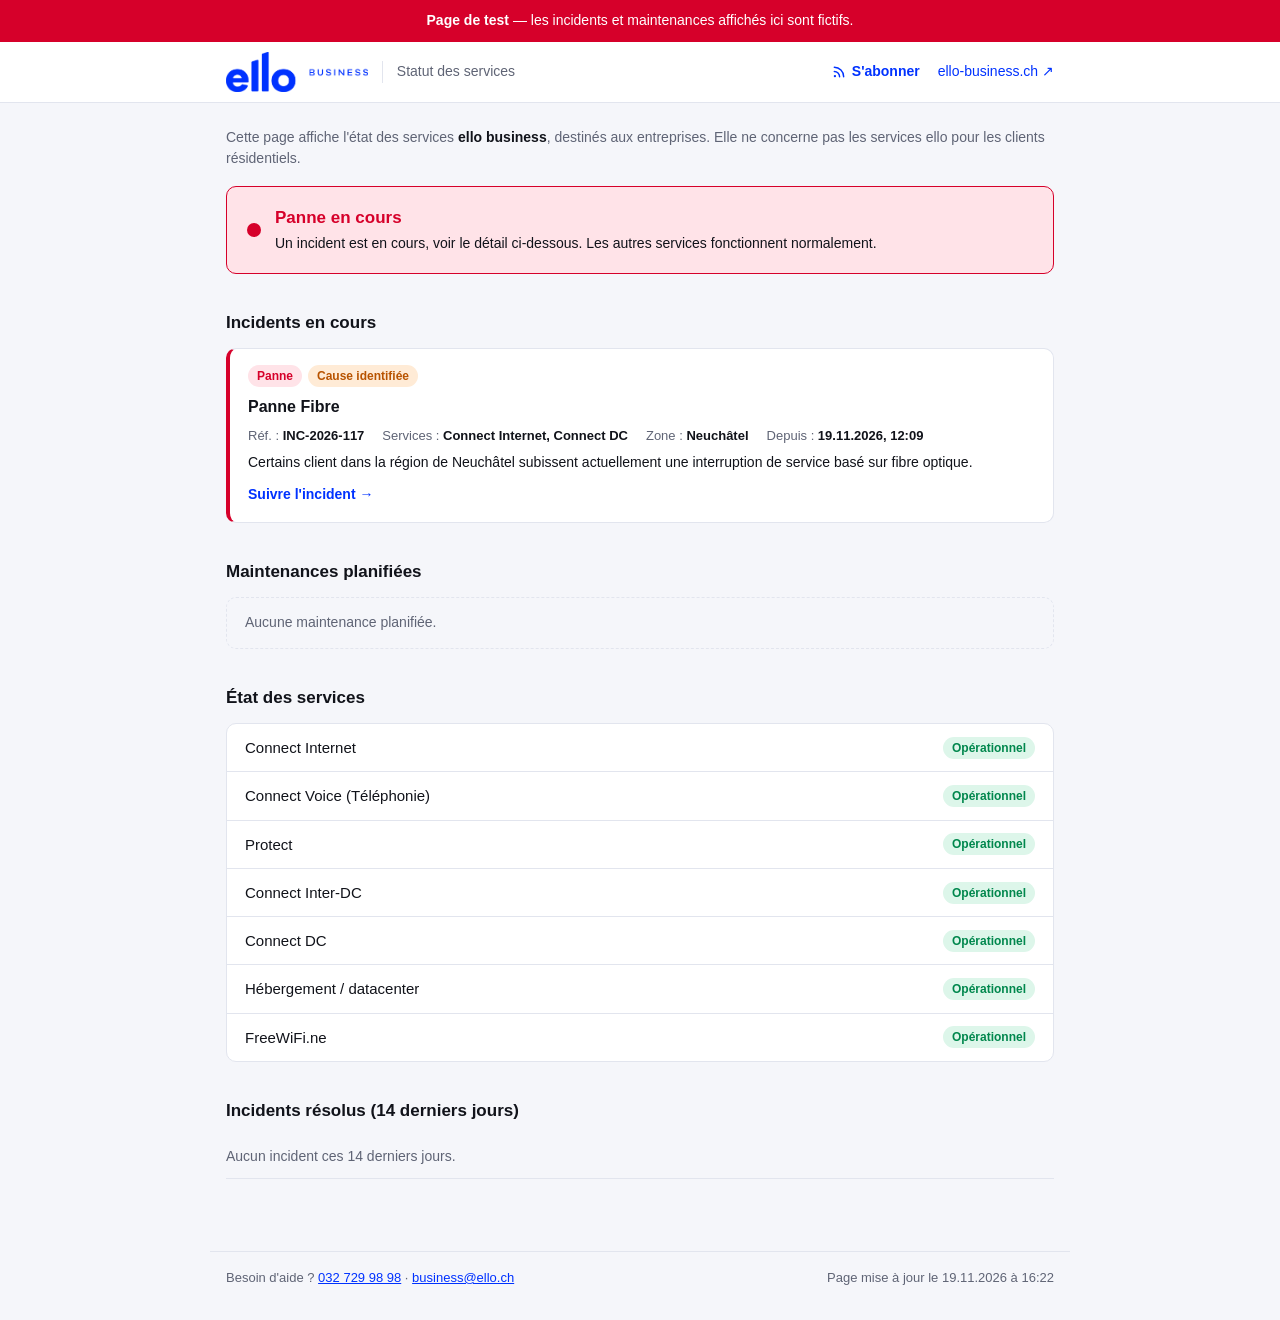
<file: index.html>
<!doctype html>
<html lang="fr">
<head>
  <meta charset="utf-8">
  <meta name="viewport" content="width=device-width, initial-scale=1">
  <title>Statut des services — ello business</title>
  <meta name="description" content="État des services ello business : incidents en cours et maintenances planifiées.">
  <link rel="stylesheet" href="assets/style.css">
  <link rel="alternate" type="application/rss+xml" title="Statut des services — ello business" href="feed.xml">
</head>
<!-- Contenu affiché depuis status.json (publié depuis le dashboard hotline) — voir assets/status.js -->
<body data-page="index">

<div class="test-banner" id="test-banner" role="alert" hidden>
  <strong>Page de test</strong> — les incidents et maintenances affichés ici sont fictifs.
</div>

<header class="site-header">
  <div class="wrap">
    <a class="logo" href="./"><img src="assets/logo-ello-business.png" alt="ello business" width="142" height="40"><span>Statut des services</span></a>
    <nav>
      <a class="rss" href="abonnement.html" title="Recevoir les incidents dans Teams, Outlook ou un lecteur RSS"><svg viewBox="0 0 24 24" width="14" height="14" aria-hidden="true"><circle cx="5" cy="19" r="2" fill="currentColor"/><path d="M4 11a9 9 0 0 1 9 9M4 4a16 16 0 0 1 16 16" fill="none" stroke="currentColor" stroke-width="2.5" stroke-linecap="round"/></svg>S'abonner</a>
      <a href="https://ello-business.ch">ello-business.ch &#8599;</a>
    </nav>
  </div>
</header>

<main class="wrap">

  <p class="scope">Cette page affiche l'état des services <strong>ello business</strong>, destinés aux entreprises. Elle ne concerne pas les services ello pour les clients résidentiels.</p>

  <div class="overall neutral" id="overall" role="status">
    <span class="dot" aria-hidden="true"></span>
    <div><strong>Chargement…</strong><p>Récupération de l'état des services.</p></div>
  </div>
  <noscript>
    <div class="overall warn"><div><strong>JavaScript requis</strong><p>Activez JavaScript pour afficher l'état des services, ou contactez le support au 032 729 98 98.</p></div></div>
  </noscript>

  <h2>Incidents en cours</h2>
  <div id="incidents"></div>

  <h2>Maintenances planifiées</h2>
  <div id="maintenances"></div>

  <h2>État des services</h2>
  <div class="services"><ul id="services"></ul></div>

  <h2>Incidents résolus (14 derniers jours)</h2>
  <ul class="history" id="history"></ul>

</main>

<footer class="site-footer">
  <div class="wrap">
    <span>Besoin d'aide ? <a href="tel:+41327299898">032 729 98 98</a> · <a href="mailto:business@ello.ch">business@ello.ch</a></span>
    <span id="updated"></span>
  </div>
</footer>

<script src="assets/status.js"></script>
</body>
</html>
</file>
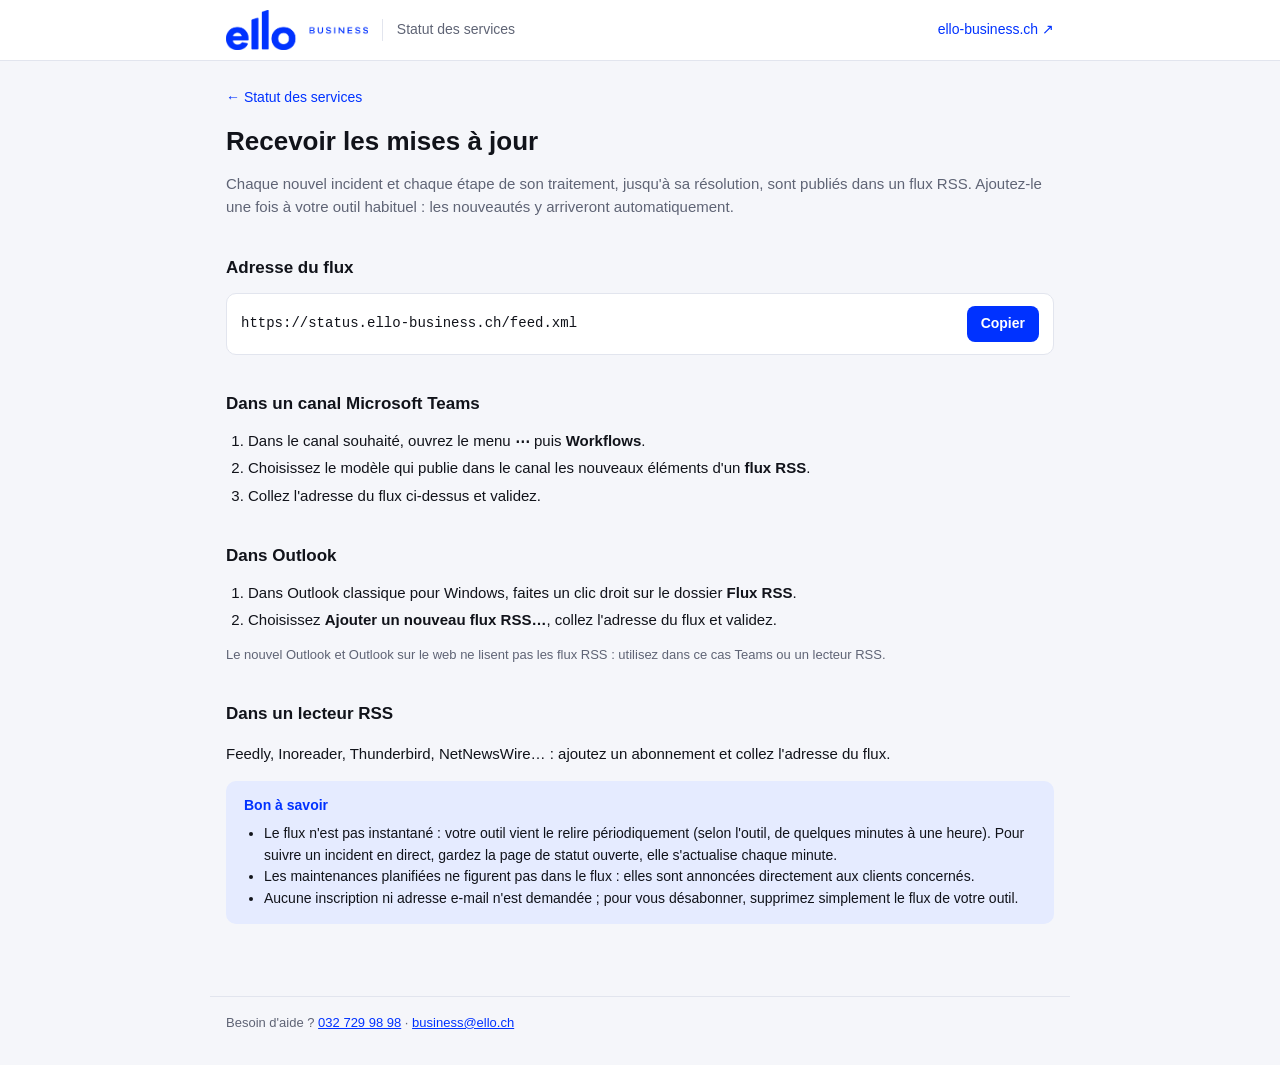
<file: abonnement.html>
<!doctype html>
<html lang="fr">
<head>
  <meta charset="utf-8">
  <meta name="viewport" content="width=device-width, initial-scale=1">
  <title>S'abonner — Statut ello business</title>
  <meta name="description" content="Recevoir les incidents ello business dans Teams, Outlook ou un lecteur RSS.">
  <link rel="stylesheet" href="assets/style.css">
  <link rel="alternate" type="application/rss+xml" title="Statut des services — ello business" href="feed.xml">
</head>
<body>

<header class="site-header">
  <div class="wrap">
    <a class="logo" href="./"><img src="assets/logo-ello-business.png" alt="ello business" width="142" height="40"><span>Statut des services</span></a>
    <nav><a href="https://ello-business.ch">ello-business.ch &#8599;</a></nav>
  </div>
</header>

<main class="wrap">
  <a class="back" href="./">&larr; Statut des services</a>
  <h1>Recevoir les mises à jour</h1>
  <p class="muted">Chaque nouvel incident et chaque étape de son traitement, jusqu'à sa résolution, sont publiés dans un flux RSS. Ajoutez-le une fois à votre outil habituel : les nouveautés y arriveront automatiquement.</p>

  <h2>Adresse du flux</h2>
  <div class="feed-url">
    <code id="feed-url">https://status.ello-business.ch/feed.xml</code>
    <button type="button" id="copy-btn">Copier</button>
  </div>

  <h2>Dans un canal Microsoft Teams</h2>
  <ol class="howto">
    <li>Dans le canal souhaité, ouvrez le menu <b>⋯</b> puis <b>Workflows</b>.</li>
    <li>Choisissez le modèle qui publie dans le canal les nouveaux éléments d'un <b>flux RSS</b>.</li>
    <li>Collez l'adresse du flux ci-dessus et validez.</li>
  </ol>

  <h2>Dans Outlook</h2>
  <ol class="howto">
    <li>Dans Outlook classique pour Windows, faites un clic droit sur le dossier <b>Flux RSS</b>.</li>
    <li>Choisissez <b>Ajouter un nouveau flux RSS…</b>, collez l'adresse du flux et validez.</li>
  </ol>
  <p class="muted small">Le nouvel Outlook et Outlook sur le web ne lisent pas les flux RSS : utilisez dans ce cas Teams ou un lecteur RSS.</p>

  <h2>Dans un lecteur RSS</h2>
  <p>Feedly, Inoreader, Thunderbird, NetNewsWire… : ajoutez un abonnement et collez l'adresse du flux.</p>

  <div class="advice">
    <strong>Bon à savoir</strong>
    <ul>
      <li>Le flux n'est pas instantané : votre outil vient le relire périodiquement (selon l'outil, de quelques minutes à une heure). Pour suivre un incident en direct, gardez la page de statut ouverte, elle s'actualise chaque minute.</li>
      <li>Les maintenances planifiées ne figurent pas dans le flux : elles sont annoncées directement aux clients concernés.</li>
      <li>Aucune inscription ni adresse e-mail n'est demandée ; pour vous désabonner, supprimez simplement le flux de votre outil.</li>
    </ul>
  </div>
</main>

<footer class="site-footer">
  <div class="wrap">
    <span>Besoin d'aide ? <a href="tel:+41327299898">032 729 98 98</a> · <a href="mailto:business@ello.ch">business@ello.ch</a></span>
  </div>
</footer>

<script>
  (function () {
    var btn = document.getElementById('copy-btn');
    var url = document.getElementById('feed-url').textContent;
    btn.addEventListener('click', function () {
      if (!navigator.clipboard) { btn.textContent = 'Sélectionnez et copiez'; return; }
      navigator.clipboard.writeText(url).then(function () {
        btn.textContent = 'Copié ✓';
        setTimeout(function () { btn.textContent = 'Copier'; }, 2000);
      });
    });
  })();
</script>
</body>
</html>
</file>
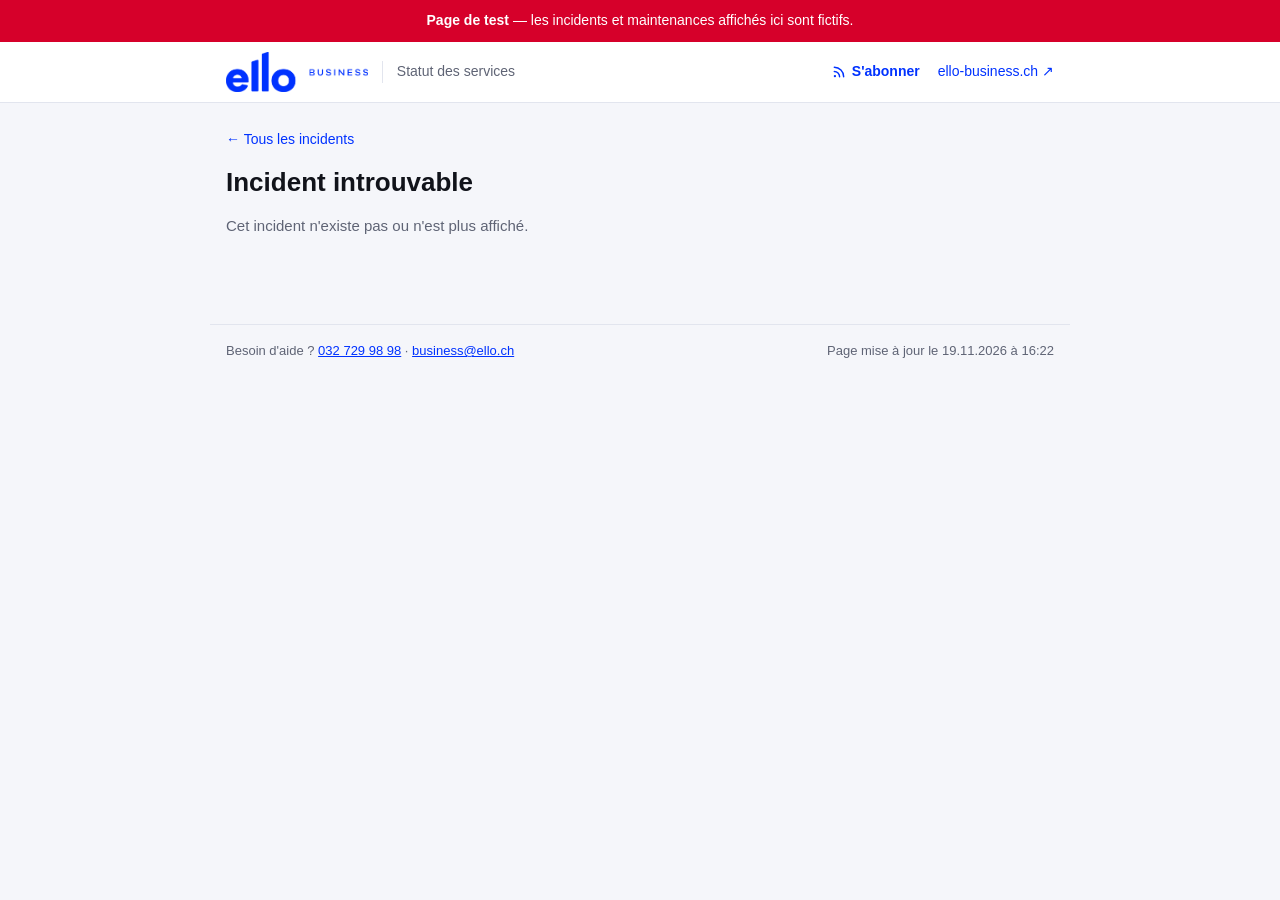
<file: incident.html>
<!doctype html>
<html lang="fr">
<head>
  <meta charset="utf-8">
  <meta name="viewport" content="width=device-width, initial-scale=1">
  <title>Incident — Statut ello business</title>
  <meta name="description" content="Suivi d'un incident sur les services ello business.">
  <link rel="stylesheet" href="assets/style.css">
  <link rel="alternate" type="application/rss+xml" title="Statut des services — ello business" href="feed.xml">
</head>
<!-- Page unique pour tous les incidents : incident.html?id=INC-AAAA-NNN, contenu lu dans status.json -->
<body data-page="incident">

<div class="test-banner" id="test-banner" role="alert" hidden>
  <strong>Page de test</strong> — les incidents et maintenances affichés ici sont fictifs.
</div>

<header class="site-header">
  <div class="wrap">
    <a class="logo" href="./"><img src="assets/logo-ello-business.png" alt="ello business" width="142" height="40"><span>Statut des services</span></a>
    <nav>
      <a class="rss" href="abonnement.html" title="Recevoir les incidents dans Teams, Outlook ou un lecteur RSS"><svg viewBox="0 0 24 24" width="14" height="14" aria-hidden="true"><circle cx="5" cy="19" r="2" fill="currentColor"/><path d="M4 11a9 9 0 0 1 9 9M4 4a16 16 0 0 1 16 16" fill="none" stroke="currentColor" stroke-width="2.5" stroke-linecap="round"/></svg>S'abonner</a>
      <a href="https://ello-business.ch">ello-business.ch &#8599;</a>
    </nav>
  </div>
</header>

<main class="wrap">
  <a class="back" href="./">&larr; Tous les incidents</a>
  <div id="incident"><p class="muted">Chargement…</p></div>
  <noscript><p>Activez JavaScript pour afficher le détail de l'incident, ou contactez le support au 032 729 98 98.</p></noscript>
</main>

<footer class="site-footer">
  <div class="wrap">
    <span>Besoin d'aide ? <a href="tel:+41327299898">032 729 98 98</a> · <a href="mailto:business@ello.ch">business@ello.ch</a></span>
    <span id="updated"></span>
  </div>
</footer>

<script src="assets/status.js"></script>
</body>
</html>
</file>
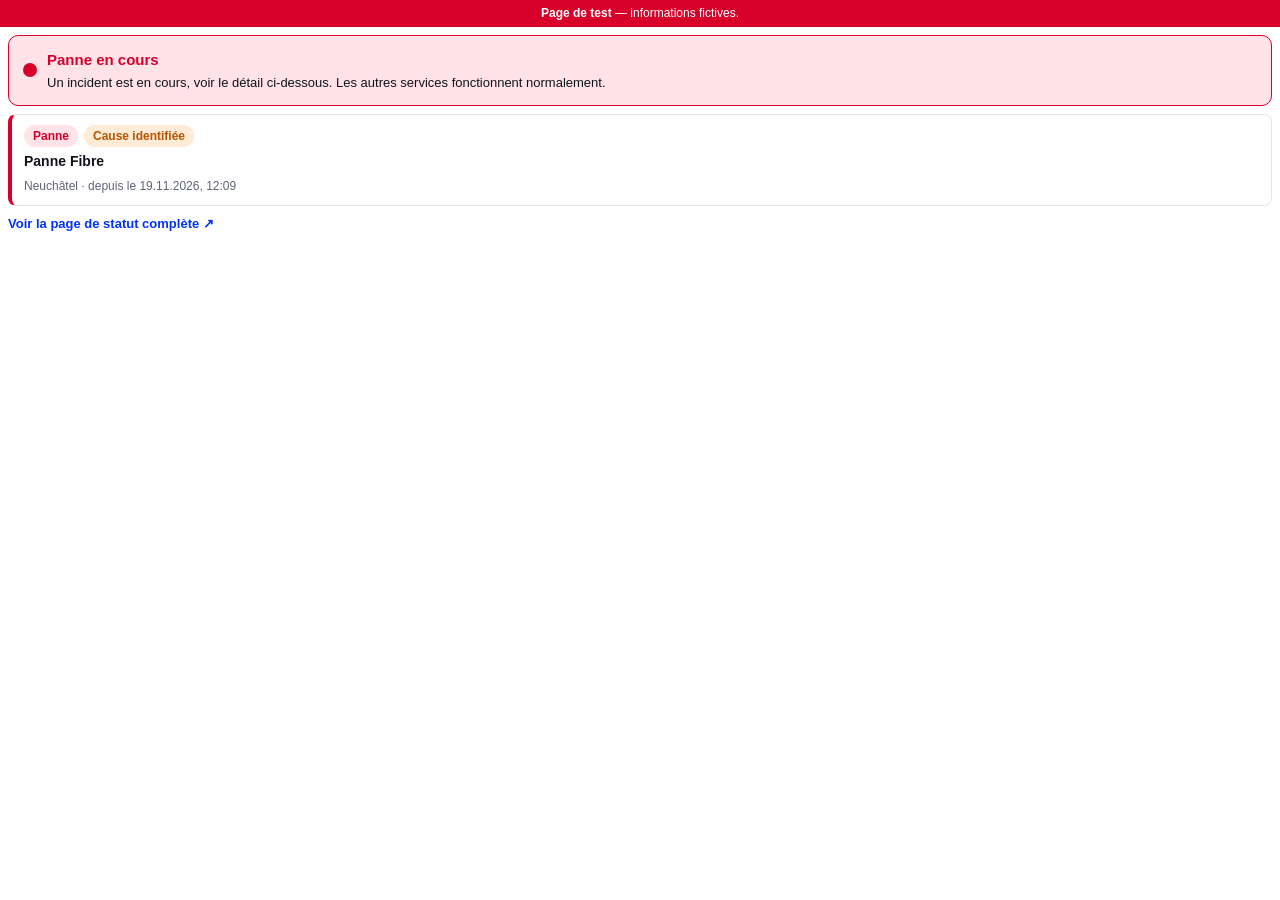
<file: widget.html>
<!doctype html>
<html lang="fr" class="light">
<head>
  <meta charset="utf-8">
  <meta name="viewport" content="width=device-width, initial-scale=1">
  <title>État des services — ello business</title>
  <meta name="robots" content="noindex">
  <!-- Tous les liens s'ouvrent hors de l'iframe -->
  <base target="_blank">
  <link rel="stylesheet" href="assets/style.css">
  <script>
    // Thème clair par défaut (portail clair) ; ?theme=auto suit le réglage du système.
    if (/[?&]theme=auto\b/.test(location.search)) document.documentElement.classList.remove('light');
  </script>
</head>
<!-- Version compacte à intégrer en iframe (portail client Hubshare, etc.) :
     bandeau d'état + incidents en cours, même status.json que la page complète. -->
<body data-page="widget" class="widget">

<div class="test-banner" id="test-banner" role="alert" hidden>
  <strong>Page de test</strong> — informations fictives.
</div>

<main>
  <div class="overall neutral" id="overall" role="status">
    <span class="dot" aria-hidden="true"></span>
    <div><strong>Chargement…</strong><p>Récupération de l'état des services.</p></div>
  </div>
  <div id="incidents"></div>
  <a class="w-more" href="./">Voir la page de statut complète &#8599;</a>
</main>

<script src="assets/status.js"></script>
</body>
</html>
</file>
<file: assets/style.css>
/* Page de statut ello — feuille de style partagée (aperçu + pages d'incident).
   Aucune ressource externe : la page doit rester légère et lisible en 4G. */

:root {
  /* Palette calée sur le bleu du logo ello business (#0032FF). Les couleurs de
     texte restent assez foncées pour être lisibles sur fond blanc (WCAG AA). */
  --bg: #f5f6fa;
  --surface: #ffffff;
  --border: #e2e5ee;
  --text: #11131a;
  --muted: #5f6475;
  --brand: #0032FF;

  --ok: #00874D;      --ok-bg: #DDF6EA;
  --warn: #B85300;    --warn-bg: #FFEBD6;
  --danger: #D6002A;  --danger-bg: #FFE3E8;
  --info: #0032FF;    --info-bg: #E5EBFF;
  --neutral: #5f6475; --neutral-bg: #eceef4;
}
/* .light sur <html> force le thème clair (widget intégré dans un portail clair). */
@media (prefers-color-scheme: dark) {
  :root:not(.light) {
    --bg: #0e1018;
    --surface: #181b26;
    --border: #2c3142;
    --text: #eceef4;
    --muted: #a3a8b8;
    --brand: #7C95FF;

    --ok: #2FD08A;      --ok-bg: #0f3324;
    --warn: #FF9F43;    --warn-bg: #3d2610;
    --danger: #FF5C77;  --danger-bg: #42121c;
    --info: #7C95FF;    --info-bg: #161f4d;
    --neutral: #a3a8b8; --neutral-bg: #262a38;
  }
}

* { box-sizing: border-box; }
html { -webkit-text-size-adjust: 100%; }
body {
  margin: 0;
  background: var(--bg);
  color: var(--text);
  font: 15px/1.55 -apple-system, BlinkMacSystemFont, "Segoe UI", Roboto, "Helvetica Neue", Arial, sans-serif;
}
a { color: var(--brand); }
.wrap { max-width: 860px; margin: 0 auto; padding: 0 16px; }

/* ── En-tête / pied ─────────────────────────────────────────────────── */
.site-header { background: var(--surface); border-bottom: 1px solid var(--border); }
.site-header .wrap { display: flex; align-items: center; justify-content: space-between; height: 60px; }
.logo { display: flex; align-items: center; gap: 14px; text-decoration: none; color: var(--text); }
.logo img { display: block; height: 40px; width: auto; }
.logo span { font-size: 14px; color: var(--muted); padding-left: 14px; border-left: 1px solid var(--border); }
/* Logo bleu illisible sur fond sombre : passé en blanc en mode sombre. */
@media (prefers-color-scheme: dark) { .logo img { filter: brightness(0) invert(1); } }
@media (max-width: 420px) { .logo span { display: none; } }
.site-header nav a { font-size: 14px; text-decoration: none; }
.site-header nav { display: flex; align-items: center; gap: 18px; }
.site-header nav .rss { display: inline-flex; align-items: center; gap: 6px; font-weight: 600; }
@media (max-width: 520px) { .site-header nav a:not(.rss) { display: none; } }

.site-footer { margin: 48px 0 32px; font-size: 13px; color: var(--muted); }
.site-footer .wrap { display: flex; flex-wrap: wrap; justify-content: space-between; gap: 8px 24px; border-top: 1px solid var(--border); padding-top: 16px; }

main.wrap { padding-top: 24px; padding-bottom: 24px; }
h1 { font-size: 26px; line-height: 1.25; margin: 0 0 8px; }
h2 { font-size: 17px; margin: 36px 0 12px; }
.muted { color: var(--muted); }
.small { font-size: 13px; }

/* ── Bandeau d'état global ──────────────────────────────────────────── */
.overall {
  display: flex; gap: 14px; align-items: center;
  padding: 18px 20px; border-radius: 10px; border: 1px solid;
}
.overall .dot { flex: none; width: 14px; height: 14px; border-radius: 50%; background: currentColor; }
.overall strong { display: block; font-size: 17px; }
.overall p { margin: 2px 0 0; font-size: 14px; color: var(--text); }
.overall.ok     { color: var(--ok);     background: var(--ok-bg);     border-color: var(--ok); }
.overall.warn   { color: var(--warn);   background: var(--warn-bg);   border-color: var(--warn); }
.overall.danger { color: var(--danger); background: var(--danger-bg); border-color: var(--danger); }
.overall.info    { color: var(--info);    background: var(--info-bg);    border-color: var(--info); }
.overall.neutral { color: var(--neutral); background: var(--neutral-bg); border-color: var(--border); }

/* ── Pastilles ──────────────────────────────────────────────────────── */
.pill {
  display: inline-block; font-size: 12px; font-weight: 600; line-height: 1;
  padding: 5px 9px; border-radius: 999px; white-space: nowrap;
}
.pill.ok      { color: var(--ok);      background: var(--ok-bg); }
.pill.warn    { color: var(--warn);    background: var(--warn-bg); }
.pill.danger  { color: var(--danger);  background: var(--danger-bg); }
.pill.info    { color: var(--info);    background: var(--info-bg); }
.pill.neutral { color: var(--neutral); background: var(--neutral-bg); }

/* ── Cartes (incidents, maintenances) ───────────────────────────────── */
.card {
  background: var(--surface); border: 1px solid var(--border); border-radius: 10px;
  padding: 16px 18px; margin-bottom: 12px;
}
.card.accent-danger { border-left: 4px solid var(--danger); }
.card.accent-warn   { border-left: 4px solid var(--warn); }
.card.accent-info   { border-left: 4px solid var(--info); }
.card .pills { display: flex; flex-wrap: wrap; gap: 6px; margin-bottom: 8px; }
.card h3 { font-size: 16px; margin: 0 0 6px; }
.card h3 a { color: var(--text); text-decoration: none; }
.card h3 a:hover { text-decoration: underline; }
.card p { margin: 6px 0 0; font-size: 14px; }
.meta { display: flex; flex-wrap: wrap; gap: 4px 18px; font-size: 13px; color: var(--muted); }
.meta b { color: var(--text); font-weight: 600; }
.card .more { display: inline-block; margin-top: 10px; font-size: 14px; font-weight: 600; text-decoration: none; }

.empty { padding: 14px 18px; border: 1px dashed var(--border); border-radius: 10px; color: var(--muted); font-size: 14px; }

/* ── Liste des services ─────────────────────────────────────────────── */
.services { background: var(--surface); border: 1px solid var(--border); border-radius: 10px; overflow: hidden; }
.services li {
  list-style: none; display: flex; justify-content: space-between; align-items: center; gap: 12px;
  padding: 12px 18px; border-top: 1px solid var(--border);
}
.services li:first-child { border-top: 0; }
.services ul { margin: 0; padding: 0; }

/* ── Historique (incidents résolus) ─────────────────────────────────── */
.history { margin: 0; padding: 0; }
.history li {
  list-style: none; display: flex; justify-content: space-between; align-items: baseline; gap: 12px;
  padding: 10px 0; border-bottom: 1px solid var(--border); font-size: 14px;
}
.history li a { color: var(--text); }
.history time { flex: none; color: var(--muted); font-size: 13px; }

/* ── Page incident ──────────────────────────────────────────────────── */
.back { display: inline-block; margin-bottom: 16px; font-size: 14px; text-decoration: none; }
.incident-head .pills { display: flex; flex-wrap: wrap; gap: 6px; margin-bottom: 10px; }
.incident-head .summary { margin: 14px 0 0; font-size: 16px; }

.steps { display: flex; margin: 24px 0; padding: 0; counter-reset: step; }
.steps li {
  list-style: none; flex: 1; position: relative; text-align: center;
  font-size: 12px; color: var(--muted); padding-top: 26px;
}
.steps li::before {
  content: ""; position: absolute; top: 4px; left: 50%; transform: translateX(-50%);
  width: 14px; height: 14px; border-radius: 50%;
  background: var(--surface); border: 2px solid var(--border); z-index: 1;
}
.steps li::after {
  content: ""; position: absolute; top: 11px; left: -50%; width: 100%; height: 2px; background: var(--border);
}
.steps li:first-child::after { display: none; }
.steps li.done { color: var(--text); }
.steps li.done::before { background: var(--warn); border-color: var(--warn); }
.steps li.done::after  { background: var(--warn); }
.steps li.current { color: var(--text); font-weight: 700; }
.steps li.current::before { box-shadow: 0 0 0 4px var(--warn-bg); }

.facts {
  display: grid; grid-template-columns: repeat(auto-fit, minmax(180px, 1fr)); gap: 1px;
  background: var(--border); border: 1px solid var(--border); border-radius: 10px; overflow: hidden;
}
.facts div { background: var(--surface); padding: 12px 16px; }
.facts dt { font-size: 12px; color: var(--muted); }
.facts dd { margin: 2px 0 0; font-weight: 600; }

.advice {
  margin-top: 16px; padding: 14px 18px; border-radius: 10px;
  background: var(--info-bg); font-size: 14px;
}
.advice strong { color: var(--info); }
.advice ul { margin: 6px 0 0; padding-left: 20px; }

.timeline { margin: 0; padding: 0; }
.timeline li { list-style: none; position: relative; padding: 0 0 22px 26px; border-left: 2px solid var(--border); margin-left: 6px; }
.timeline li:last-child { border-left-color: transparent; padding-bottom: 0; }
.timeline li::before {
  content: ""; position: absolute; left: -7px; top: 4px;
  width: 12px; height: 12px; border-radius: 50%; background: var(--surface); border: 2px solid var(--muted);
}
.timeline li:first-child::before { border-color: var(--warn); background: var(--warn); }
.timeline .when { font-size: 13px; color: var(--muted); }
.timeline .when .pill { margin-left: 6px; vertical-align: 1px; }
.timeline p { margin: 4px 0 0; }

@media (max-width: 560px) {
  h1 { font-size: 22px; }
  .steps li { font-size: 11px; }
  .history li { flex-direction: column; gap: 2px; }
}

/* ── Bandeau « page de test » (affiché si test_mode = true dans status.json) ── */
.test-banner[hidden] { display: none; }
.test-banner {
  background: #D6002A; color: #fff; text-align: center;
  padding: 10px 16px; font-size: 14px;
}

/* ── Page d'abonnement (flux RSS) ───────────────────────────────────── */
.feed-url {
  display: flex; align-items: center; gap: 10px; flex-wrap: wrap;
  background: var(--surface); border: 1px solid var(--border); border-radius: 10px; padding: 12px 14px;
}
.feed-url code { flex: 1; min-width: 0; overflow-wrap: anywhere; font-size: 14px; }
.feed-url button {
  font: inherit; font-size: 14px; font-weight: 600; cursor: pointer;
  color: #fff; background: var(--brand); border: 0; border-radius: 8px; padding: 7px 14px;
}
.howto { margin: 0; padding-left: 22px; }
.howto li { margin-bottom: 4px; }

/* ── Périmètre de la page (business, pas résidentiel) ───────────────── */
.scope { margin: 0 0 16px; font-size: 14px; color: var(--muted); }
.scope strong { color: var(--text); }

/* ── Widget à intégrer (widget.html, iframe dans un portail client) ─── */
body.widget { background: transparent; font-size: 14px; }
.widget .test-banner { padding: 4px 10px; font-size: 12px; }
.widget main { padding: 8px; }
.widget .overall { padding: 12px 14px; gap: 10px; }
.widget .overall strong { font-size: 15px; }
.widget .overall p { font-size: 13px; }
.w-inc {
  display: flex; flex-direction: column; gap: 4px; margin-top: 8px; padding: 10px 12px;
  background: var(--surface); border: 1px solid var(--border); border-radius: 8px;
  color: var(--text); text-decoration: none;
}
.w-inc:hover { border-color: var(--brand); }
.w-inc.accent-danger { border-left: 4px solid var(--danger); }
.w-inc.accent-warn   { border-left: 4px solid var(--warn); }
.w-inc .pills { display: flex; flex-wrap: wrap; gap: 6px; }
.w-meta { font-size: 12px; color: var(--muted); }
.w-more { display: inline-block; margin-top: 8px; font-size: 13px; font-weight: 600; text-decoration: none; }
</file>
